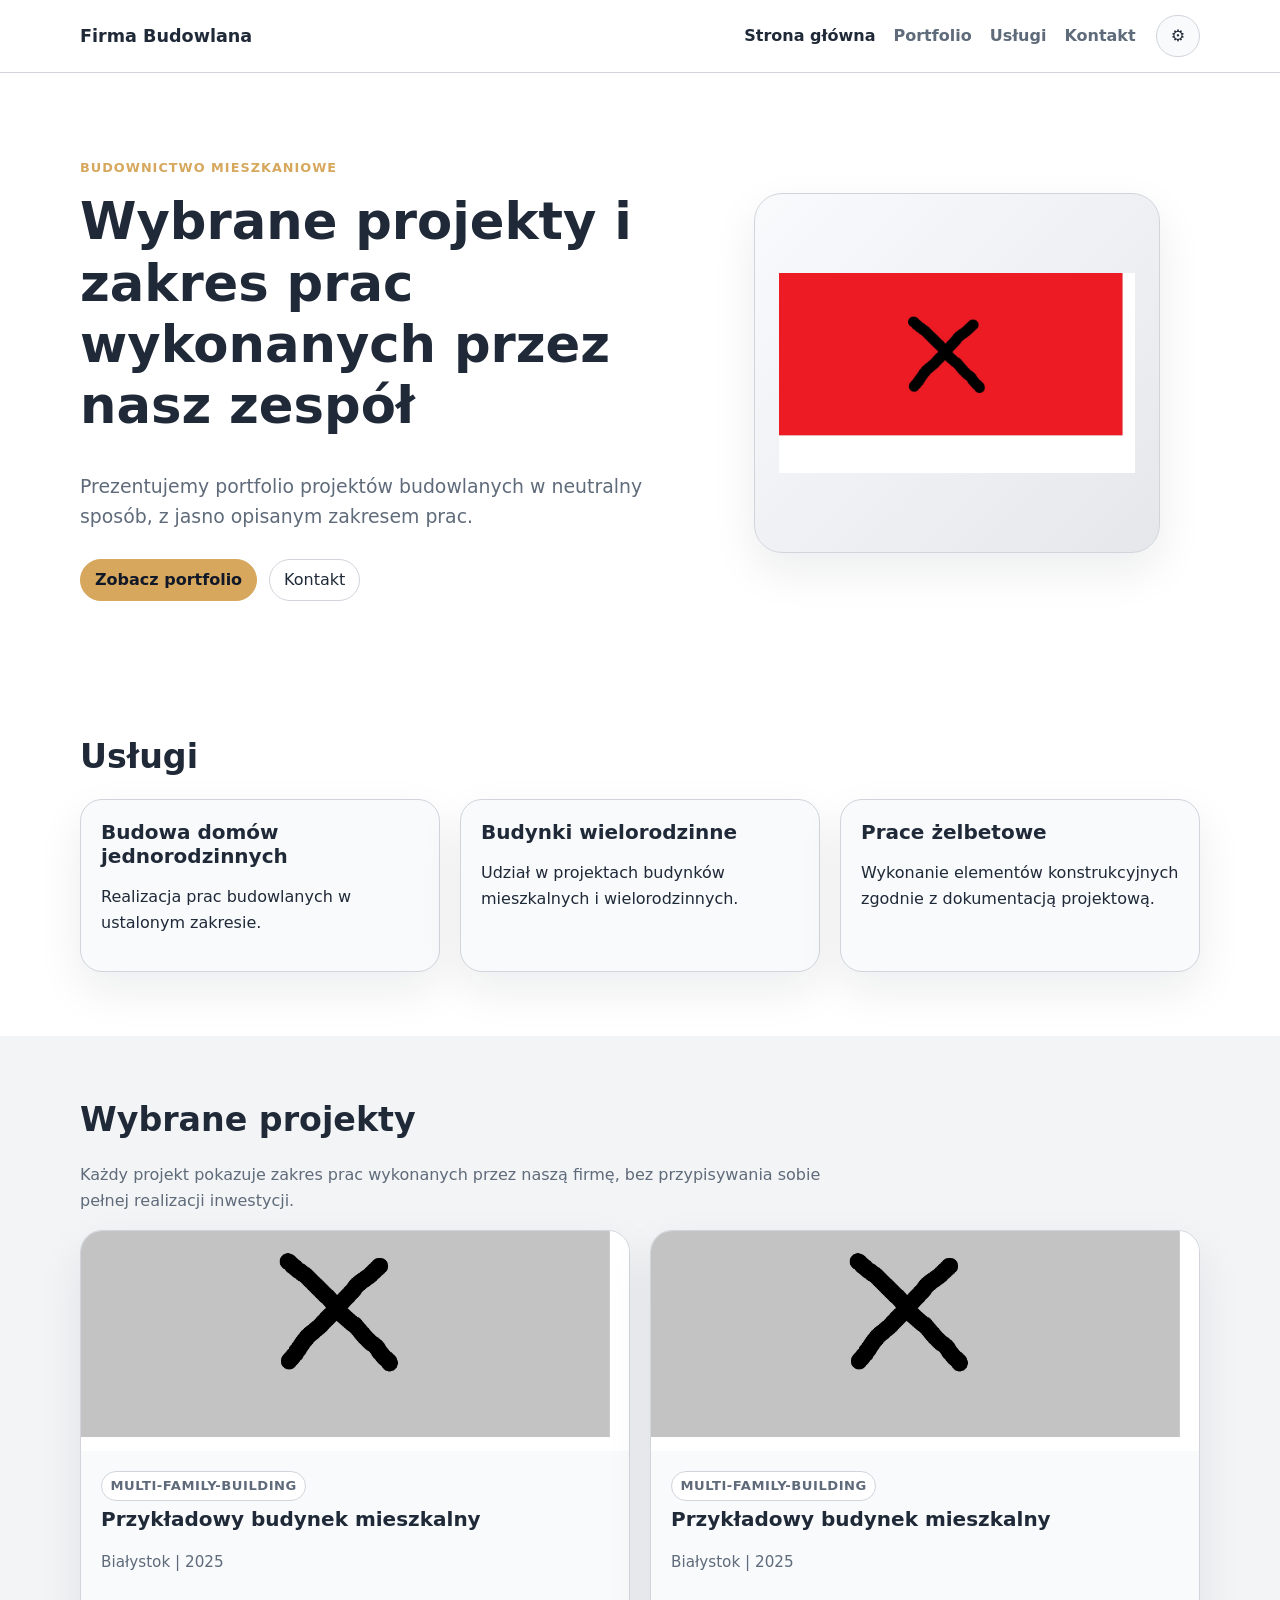
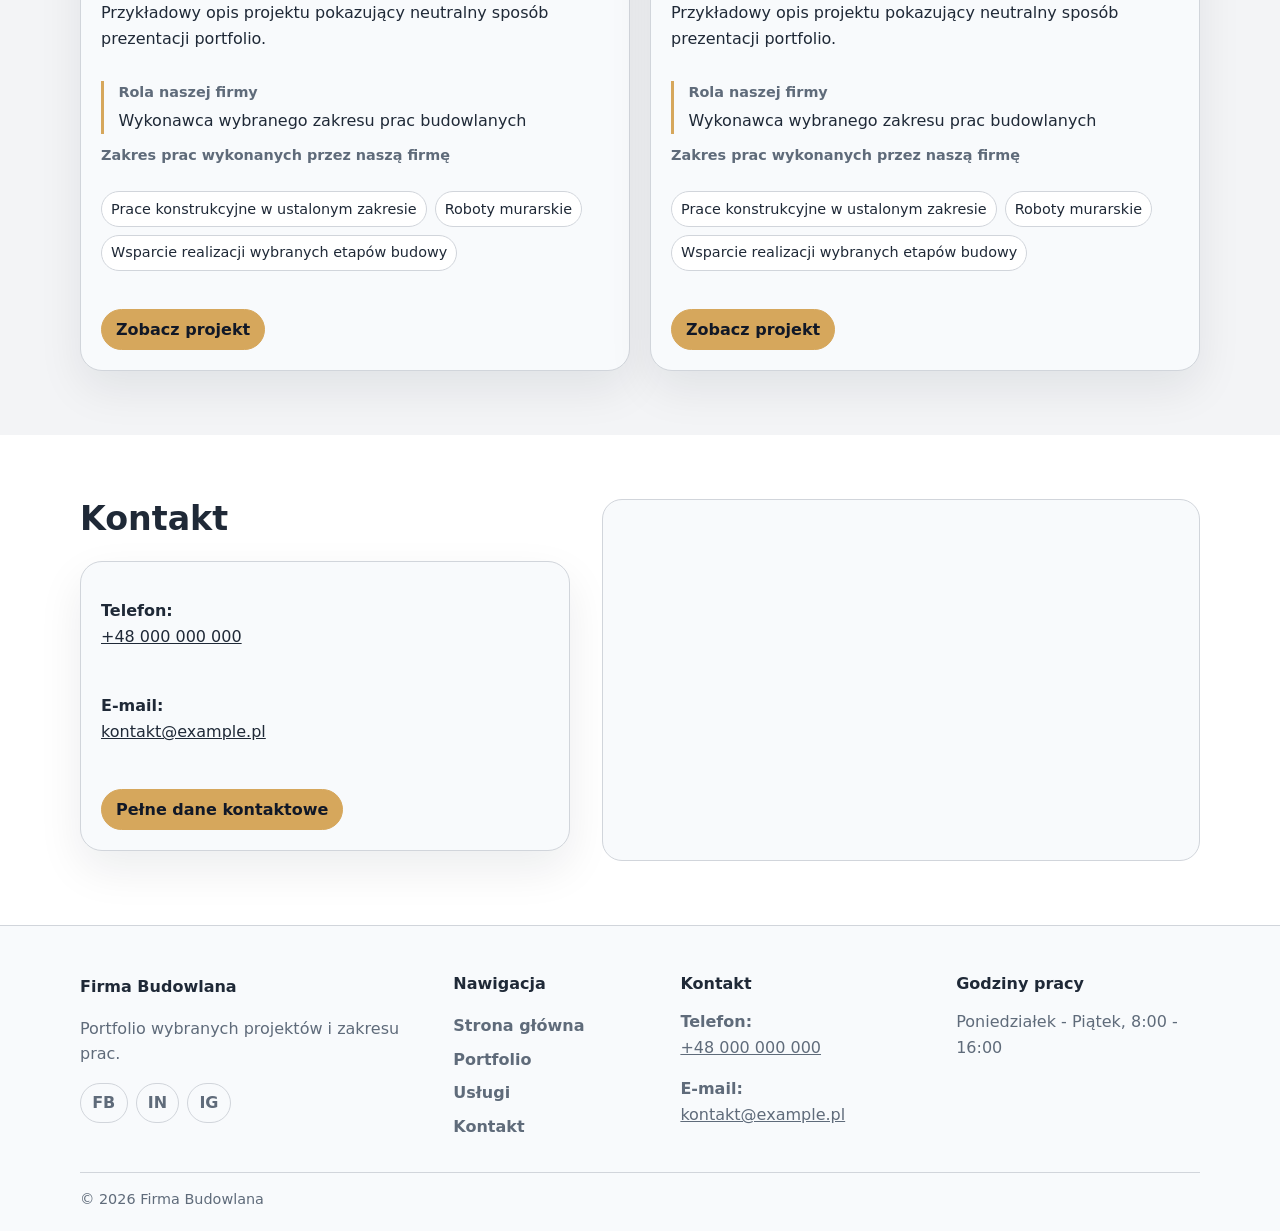
<file: index.html>
<!doctype html>
<html lang="pl">
<head>
  <meta charset="utf-8">
  <meta name="viewport" content="width=device-width, initial-scale=1">
  <meta name="description" content="Strona firmowa dewelopera budowlanego. Portfolio wybranych projektów, zakres prac, usługi i kontakt.">
  <meta property="og:type" content="website">
  <meta property="og:title" content="Firma budowlana - portfolio projektów">
  <meta property="og:description" content="Wybrane projekty, zakres prac i dane kontaktowe.">
  <title>Firma budowlana</title>
  <link rel="stylesheet" href="assets/css/base.css">
  <link rel="stylesheet" href="assets/css/layout.css">
  <link rel="stylesheet" href="assets/css/components.css">
  <link rel="stylesheet" href="assets/css/themes.css">
  <link rel="stylesheet" href="assets/css/accessibility.css">
</head>
<body data-page="home">
  <a class="skip-link" href="#main">Przejdź do treści</a>
  <header class="site-header">
    <div class="container header-inner">
      <a class="brand" href="index.html" data-i18n="brand.name">Firma Budowlana</a>
      <nav class="site-nav desktop-nav" aria-label="Główna nawigacja">
        <a href="index.html" data-i18n="nav.home">Strona główna</a>
        <a href="realizacje.html" data-i18n="nav.projects">Portfolio</a>
        <a href="uslugi.html" data-i18n="nav.services">Usługi</a>
        <a href="kontakt.html" data-i18n="nav.contact">Kontakt</a>
      </nav>
      <button class="settings-toggle" type="button" aria-label="Ustawienia strony" aria-expanded="false" aria-controls="settings-panel">⚙</button>
      <button class="nav-toggle" type="button" aria-label="Menu" aria-expanded="false" aria-controls="mobile-menu">☰</button>
    </div>
    <div class="settings-panel" id="settings-panel" hidden>
      <div class="settings-panel-inner" data-settings-root>
        <h2 class="settings-title" data-i18n="settings.title">Ustawienia</h2>
        <section class="settings-section" data-feature="languageSwitcher">
          <h3 data-i18n="settings.language">Język</h3>
          <div class="settings-actions">
            <button class="tool-button" type="button" data-lang="pl">PL</button>
            <button class="tool-button" type="button" data-lang="en">EN</button>
          </div>
        </section>
        <section class="settings-section" data-feature="themeSwitcher">
          <h3 data-i18n="settings.theme">Motyw</h3>
          <div class="settings-actions">
            <button class="tool-button" type="button" data-theme-value="light" data-i18n="settings.themeLight">Jasny</button>
            <button class="tool-button" type="button" data-theme-value="dark" data-i18n="settings.themeDark">Ciemny</button>
            <button class="tool-button" type="button" data-theme-value="auto" data-i18n="settings.themeAuto">Auto</button>
          </div>
        </section>
        <section class="settings-section" data-feature="fontSizeSwitcher">
          <h3 data-i18n="settings.fontSize">Rozmiar tekstu</h3>
          <div class="settings-actions">
            <button class="tool-button" type="button" data-font-size-value="small">A-</button>
            <button class="tool-button" type="button" data-font-size-value="normal">A</button>
            <button class="tool-button" type="button" data-font-size-value="large">A+</button>
          </div>
        </section>
      </div>
    </div>
    <div class="mobile-menu" id="mobile-menu" hidden>
      <nav class="mobile-nav" aria-label="Menu mobilne">
        <a href="index.html" data-i18n="nav.home">Strona główna</a>
        <a href="realizacje.html" data-i18n="nav.projects">Portfolio</a>
        <a href="uslugi.html" data-i18n="nav.services">Usługi</a>
        <a href="kontakt.html" data-i18n="nav.contact">Kontakt</a>
      </nav>
      <div class="mobile-settings-note" data-i18n="settings.mobileHint">Ustawienia dostępne są pod ikoną koła zębatego.</div>
    </div>
  </header>
  <main id="main">
    <section class="hero">
      <div class="container hero-grid">
        <div>
          <p class="eyebrow" data-i18n="home.eyebrow">Budownictwo mieszkaniowe</p>
          <h1 data-i18n="home.title">Wybrane projekty i zakres prac wykonanych przez nasz zespół</h1>
          <p class="lead" data-i18n="home.lead">Prezentujemy portfolio projektów budowlanych w neutralny sposób, z jasno opisanym zakresem prac.</p>
          <div class="hero-actions">
            <a class="button primary" href="realizacje.html" data-i18n="button.viewProjects">Zobacz portfolio</a>
            <a class="button secondary" href="kontakt.html" data-i18n="button.contact">Kontakt</a>
          </div>
        </div>
        <figure class="hero-card" id="home-hero-media">
          <div class="hero-image-placeholder">
            <span data-i18n="home.heroPlaceholder">Miejsce na zdjęcie główne</span>
          </div>
        </figure>
      </div>
    </section>
    <section class="section"><div class="container"><h2 data-i18n="home.servicesTitle">Usługi</h2><div id="home-services" class="card-grid"></div></div></section>
    <section class="section alt"><div class="container"><h2 data-i18n="home.featuredProjectsTitle">Wybrane projekty</h2><p class="section-intro" data-i18n="home.featuredProjectsIntro">Każdy projekt pokazuje zakres prac wykonanych przez naszą firmę, bez przypisywania sobie pełnej realizacji inwestycji.</p><div id="featured-projects" class="project-grid"></div></div></section>
    <section class="section"><div class="container contact-preview"><div><h2 data-i18n="home.contactTitle">Kontakt</h2><div id="home-contact"></div></div><div id="home-map" class="map-box"></div></div></section>
  </main>
  <footer class="site-footer">
    <div class="container footer-grid">
      <div class="footer-brand">
        <strong data-i18n="brand.name">Firma Budowlana</strong>
        <p data-i18n="footer.note">Portfolio wybranych projektów i zakresu prac.</p>
        <div class="footer-social" aria-label="Social media">
          <a href="#" aria-label="Facebook">FB</a>
          <a href="#" aria-label="LinkedIn">IN</a>
          <a href="#" aria-label="Instagram">IG</a>
        </div>
      </div>
      <nav class="footer-nav" aria-label="Nawigacja w stopce">
        <h2 class="footer-title" data-i18n="footer.navigation">Nawigacja</h2>
        <a href="index.html" data-i18n="nav.home">Strona główna</a>
        <a href="realizacje.html" data-i18n="nav.projects">Portfolio</a>
        <a href="uslugi.html" data-i18n="nav.services">Usługi</a>
        <a href="kontakt.html" data-i18n="nav.contact">Kontakt</a>
      </nav>
      <div class="footer-contact">
        <h2 class="footer-title" data-i18n="footer.contact">Kontakt</h2>
        <div id="footer-contact"></div>
      </div>
      <div class="footer-hours">
        <h2 class="footer-title" data-i18n="footer.hours">Godziny pracy</h2>
        <div id="footer-hours"></div>
      </div>
    </div>
    <div class="container footer-bottom">© 2026 <span data-i18n="brand.name">Firma Budowlana</span></div>
  </footer>
  <script src="assets/js/config-loader.js"></script>
  <script src="assets/js/i18n.js"></script>
  <script src="assets/js/theme.js"></script>
  <script src="assets/js/font-size.js"></script>
  <script src="assets/js/contact.js"></script>
  <script src="assets/js/services.js"></script>
  <script src="assets/js/projects.js"></script>
  <script src="assets/js/project-detail.js"></script>
  <script src="assets/js/gallery.js"></script>
  <script src="assets/js/lightbox.js"></script>
  <script src="assets/js/home.js"></script>
  <script src="assets/js/app.js"></script>
</body>
</html>
</file>
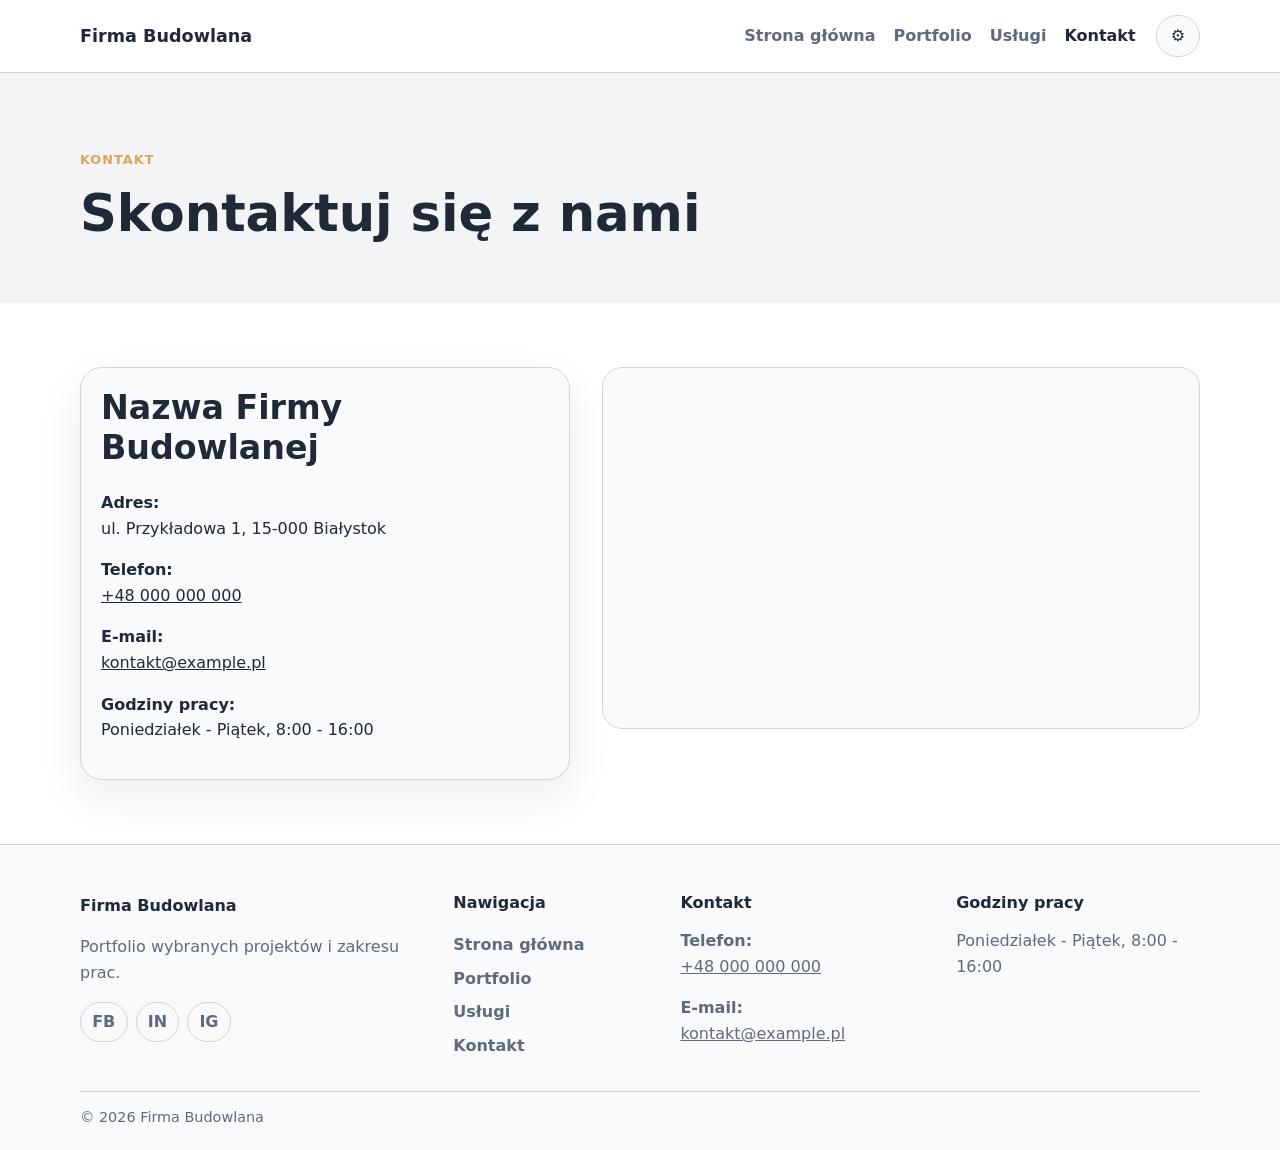
<file: kontakt.html>
<!doctype html>
<html lang="pl">
<head>
  <meta charset="utf-8">
  <meta name="viewport" content="width=device-width, initial-scale=1">
  <meta name="description" content="Strona firmowa dewelopera budowlanego. Portfolio wybranych projektów, zakres prac, usługi i kontakt.">
  <meta property="og:type" content="website">
  <meta property="og:title" content="Firma budowlana - portfolio projektów">
  <meta property="og:description" content="Wybrane projekty, zakres prac i dane kontaktowe.">
  <title>Firma budowlana</title>
  <link rel="stylesheet" href="assets/css/base.css">
  <link rel="stylesheet" href="assets/css/layout.css">
  <link rel="stylesheet" href="assets/css/components.css">
  <link rel="stylesheet" href="assets/css/themes.css">
  <link rel="stylesheet" href="assets/css/accessibility.css">
</head>
<body data-page="contact">
  <a class="skip-link" href="#main">Przejdź do treści</a>
  <header class="site-header">
    <div class="container header-inner">
      <a class="brand" href="index.html" data-i18n="brand.name">Firma Budowlana</a>
      <nav class="site-nav desktop-nav" aria-label="Główna nawigacja">
        <a href="index.html" data-i18n="nav.home">Strona główna</a>
        <a href="realizacje.html" data-i18n="nav.projects">Portfolio</a>
        <a href="uslugi.html" data-i18n="nav.services">Usługi</a>
        <a href="kontakt.html" data-i18n="nav.contact">Kontakt</a>
      </nav>
      <button class="settings-toggle" type="button" aria-label="Ustawienia strony" aria-expanded="false" aria-controls="settings-panel">⚙</button>
      <button class="nav-toggle" type="button" aria-label="Menu" aria-expanded="false" aria-controls="mobile-menu">☰</button>
    </div>
    <div class="settings-panel" id="settings-panel" hidden>
      <div class="settings-panel-inner" data-settings-root>
        <h2 class="settings-title" data-i18n="settings.title">Ustawienia</h2>
        <section class="settings-section" data-feature="languageSwitcher">
          <h3 data-i18n="settings.language">Język</h3>
          <div class="settings-actions">
            <button class="tool-button" type="button" data-lang="pl">PL</button>
            <button class="tool-button" type="button" data-lang="en">EN</button>
          </div>
        </section>
        <section class="settings-section" data-feature="themeSwitcher">
          <h3 data-i18n="settings.theme">Motyw</h3>
          <div class="settings-actions">
            <button class="tool-button" type="button" data-theme-value="light" data-i18n="settings.themeLight">Jasny</button>
            <button class="tool-button" type="button" data-theme-value="dark" data-i18n="settings.themeDark">Ciemny</button>
            <button class="tool-button" type="button" data-theme-value="auto" data-i18n="settings.themeAuto">Auto</button>
          </div>
        </section>
        <section class="settings-section" data-feature="fontSizeSwitcher">
          <h3 data-i18n="settings.fontSize">Rozmiar tekstu</h3>
          <div class="settings-actions">
            <button class="tool-button" type="button" data-font-size-value="small">A-</button>
            <button class="tool-button" type="button" data-font-size-value="normal">A</button>
            <button class="tool-button" type="button" data-font-size-value="large">A+</button>
          </div>
        </section>
      </div>
    </div>
    <div class="mobile-menu" id="mobile-menu" hidden>
      <nav class="mobile-nav" aria-label="Menu mobilne">
        <a href="index.html" data-i18n="nav.home">Strona główna</a>
        <a href="realizacje.html" data-i18n="nav.projects">Portfolio</a>
        <a href="uslugi.html" data-i18n="nav.services">Usługi</a>
        <a href="kontakt.html" data-i18n="nav.contact">Kontakt</a>
      </nav>
      <div class="mobile-settings-note" data-i18n="settings.mobileHint">Ustawienia dostępne są pod ikoną koła zębatego.</div>
    </div>
  </header>
  <main id="main">
    <section class="page-hero"><div class="container"><p class="eyebrow" data-i18n="contact.eyebrow">Kontakt</p><h1 data-i18n="contact.title">Skontaktuj się z nami</h1></div></section>
    <section class="section"><div class="container contact-preview"><div id="contact-full"></div><div id="contact-map" class="map-box"></div></div></section>
  </main>
  <footer class="site-footer">
    <div class="container footer-grid">
      <div class="footer-brand">
        <strong data-i18n="brand.name">Firma Budowlana</strong>
        <p data-i18n="footer.note">Portfolio wybranych projektów i zakresu prac.</p>
        <div class="footer-social" aria-label="Social media">
          <a href="#" aria-label="Facebook">FB</a>
          <a href="#" aria-label="LinkedIn">IN</a>
          <a href="#" aria-label="Instagram">IG</a>
        </div>
      </div>
      <nav class="footer-nav" aria-label="Nawigacja w stopce">
        <h2 class="footer-title" data-i18n="footer.navigation">Nawigacja</h2>
        <a href="index.html" data-i18n="nav.home">Strona główna</a>
        <a href="realizacje.html" data-i18n="nav.projects">Portfolio</a>
        <a href="uslugi.html" data-i18n="nav.services">Usługi</a>
        <a href="kontakt.html" data-i18n="nav.contact">Kontakt</a>
      </nav>
      <div class="footer-contact">
        <h2 class="footer-title" data-i18n="footer.contact">Kontakt</h2>
        <div id="footer-contact"></div>
      </div>
      <div class="footer-hours">
        <h2 class="footer-title" data-i18n="footer.hours">Godziny pracy</h2>
        <div id="footer-hours"></div>
      </div>
    </div>
    <div class="container footer-bottom">© 2026 <span data-i18n="brand.name">Firma Budowlana</span></div>
  </footer>
  <script src="assets/js/config-loader.js"></script>
  <script src="assets/js/i18n.js"></script>
  <script src="assets/js/theme.js"></script>
  <script src="assets/js/font-size.js"></script>
  <script src="assets/js/contact.js"></script>
  <script src="assets/js/services.js"></script>
  <script src="assets/js/projects.js"></script>
  <script src="assets/js/project-detail.js"></script>
  <script src="assets/js/gallery.js"></script>
  <script src="assets/js/lightbox.js"></script>
  <script src="assets/js/app.js"></script>
</body>
</html>
</file>
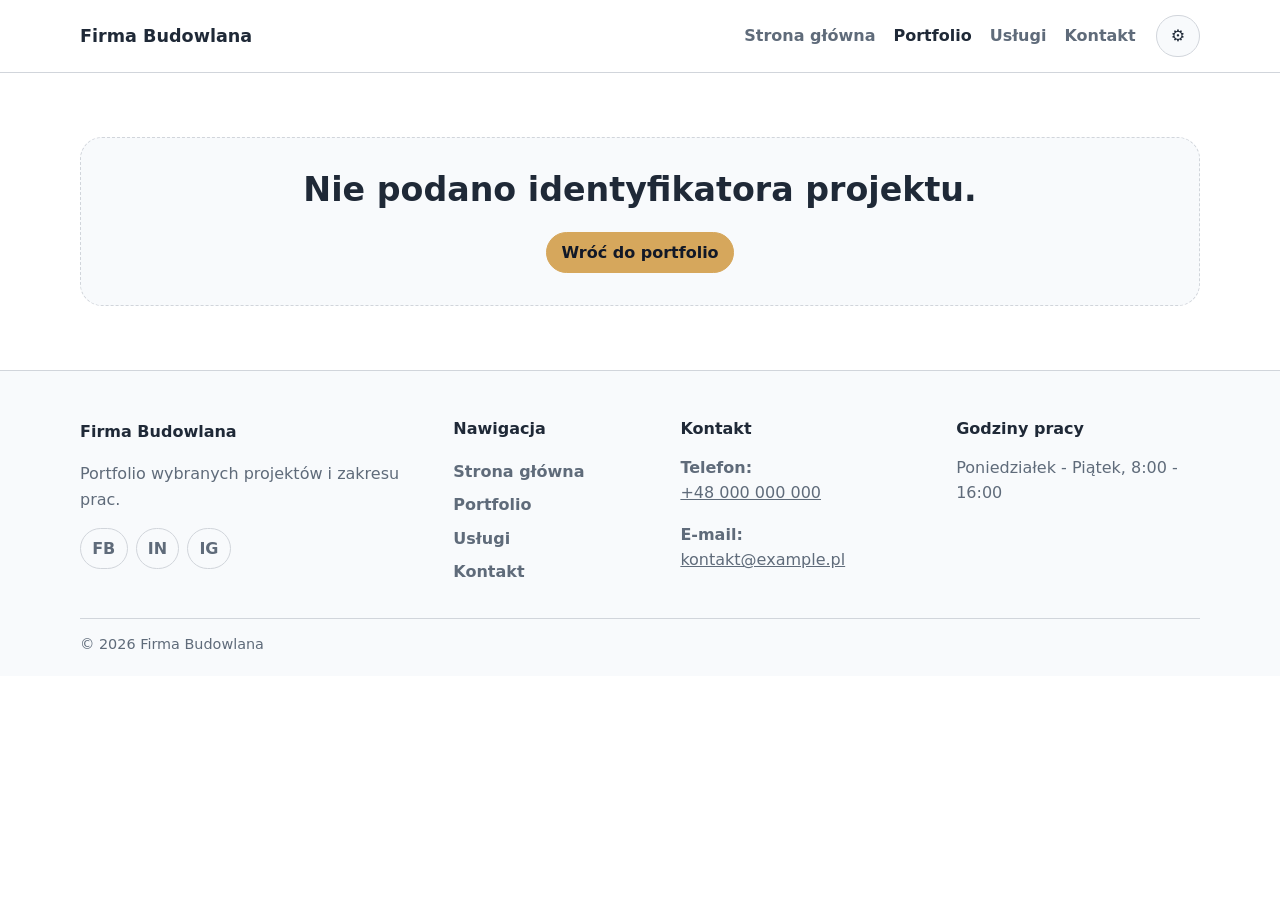
<file: realizacja.html>
<!doctype html>
<html lang="pl">
<head>
  <meta charset="utf-8">
  <meta name="viewport" content="width=device-width, initial-scale=1">
  <meta name="description" content="Strona firmowa dewelopera budowlanego. Portfolio wybranych projektów, zakres prac, usługi i kontakt.">
  <meta property="og:type" content="website">
  <meta property="og:title" content="Firma budowlana - portfolio projektów">
  <meta property="og:description" content="Wybrane projekty, zakres prac i dane kontaktowe.">
  <title>Firma budowlana</title>
  <link rel="stylesheet" href="assets/css/base.css">
  <link rel="stylesheet" href="assets/css/layout.css">
  <link rel="stylesheet" href="assets/css/components.css">
  <link rel="stylesheet" href="assets/css/themes.css">
  <link rel="stylesheet" href="assets/css/accessibility.css">
</head>
<body data-page="project-detail">
  <a class="skip-link" href="#main">Przejdź do treści</a>
  <header class="site-header">
    <div class="container header-inner">
      <a class="brand" href="index.html" data-i18n="brand.name">Firma Budowlana</a>
      <nav class="site-nav desktop-nav" aria-label="Główna nawigacja">
        <a href="index.html" data-i18n="nav.home">Strona główna</a>
        <a href="realizacje.html" data-i18n="nav.projects">Portfolio</a>
        <a href="uslugi.html" data-i18n="nav.services">Usługi</a>
        <a href="kontakt.html" data-i18n="nav.contact">Kontakt</a>
      </nav>
      <button class="settings-toggle" type="button" aria-label="Ustawienia strony" aria-expanded="false" aria-controls="settings-panel">⚙</button>
      <button class="nav-toggle" type="button" aria-label="Menu" aria-expanded="false" aria-controls="mobile-menu">☰</button>
    </div>
    <div class="settings-panel" id="settings-panel" hidden>
      <div class="settings-panel-inner" data-settings-root>
        <h2 class="settings-title" data-i18n="settings.title">Ustawienia</h2>
        <section class="settings-section" data-feature="languageSwitcher">
          <h3 data-i18n="settings.language">Język</h3>
          <div class="settings-actions">
            <button class="tool-button" type="button" data-lang="pl">PL</button>
            <button class="tool-button" type="button" data-lang="en">EN</button>
          </div>
        </section>
        <section class="settings-section" data-feature="themeSwitcher">
          <h3 data-i18n="settings.theme">Motyw</h3>
          <div class="settings-actions">
            <button class="tool-button" type="button" data-theme-value="light" data-i18n="settings.themeLight">Jasny</button>
            <button class="tool-button" type="button" data-theme-value="dark" data-i18n="settings.themeDark">Ciemny</button>
            <button class="tool-button" type="button" data-theme-value="auto" data-i18n="settings.themeAuto">Auto</button>
          </div>
        </section>
        <section class="settings-section" data-feature="fontSizeSwitcher">
          <h3 data-i18n="settings.fontSize">Rozmiar tekstu</h3>
          <div class="settings-actions">
            <button class="tool-button" type="button" data-font-size-value="small">A-</button>
            <button class="tool-button" type="button" data-font-size-value="normal">A</button>
            <button class="tool-button" type="button" data-font-size-value="large">A+</button>
          </div>
        </section>
      </div>
    </div>
    <div class="mobile-menu" id="mobile-menu" hidden>
      <nav class="mobile-nav" aria-label="Menu mobilne">
        <a href="index.html" data-i18n="nav.home">Strona główna</a>
        <a href="realizacje.html" data-i18n="nav.projects">Portfolio</a>
        <a href="uslugi.html" data-i18n="nav.services">Usługi</a>
        <a href="kontakt.html" data-i18n="nav.contact">Kontakt</a>
      </nav>
      <div class="mobile-settings-note" data-i18n="settings.mobileHint">Ustawienia dostępne są pod ikoną koła zębatego.</div>
    </div>
  </header>
  <main id="main">
    <section class="section"><div class="container"><div id="project-detail"></div></div></section>
  </main>
  <footer class="site-footer">
    <div class="container footer-grid">
      <div class="footer-brand">
        <strong data-i18n="brand.name">Firma Budowlana</strong>
        <p data-i18n="footer.note">Portfolio wybranych projektów i zakresu prac.</p>
        <div class="footer-social" aria-label="Social media">
          <a href="#" aria-label="Facebook">FB</a>
          <a href="#" aria-label="LinkedIn">IN</a>
          <a href="#" aria-label="Instagram">IG</a>
        </div>
      </div>
      <nav class="footer-nav" aria-label="Nawigacja w stopce">
        <h2 class="footer-title" data-i18n="footer.navigation">Nawigacja</h2>
        <a href="index.html" data-i18n="nav.home">Strona główna</a>
        <a href="realizacje.html" data-i18n="nav.projects">Portfolio</a>
        <a href="uslugi.html" data-i18n="nav.services">Usługi</a>
        <a href="kontakt.html" data-i18n="nav.contact">Kontakt</a>
      </nav>
      <div class="footer-contact">
        <h2 class="footer-title" data-i18n="footer.contact">Kontakt</h2>
        <div id="footer-contact"></div>
      </div>
      <div class="footer-hours">
        <h2 class="footer-title" data-i18n="footer.hours">Godziny pracy</h2>
        <div id="footer-hours"></div>
      </div>
    </div>
    <div class="container footer-bottom">© 2026 <span data-i18n="brand.name">Firma Budowlana</span></div>
  </footer>
  <script src="assets/js/config-loader.js"></script>
  <script src="assets/js/i18n.js"></script>
  <script src="assets/js/theme.js"></script>
  <script src="assets/js/font-size.js"></script>
  <script src="assets/js/contact.js"></script>
  <script src="assets/js/services.js"></script>
  <script src="assets/js/projects.js"></script>
  <script src="assets/js/project-detail.js"></script>
  <script src="assets/js/gallery.js"></script>
  <script src="assets/js/lightbox.js"></script>
  <script src="assets/js/app.js"></script>
</body>
</html>
</file>
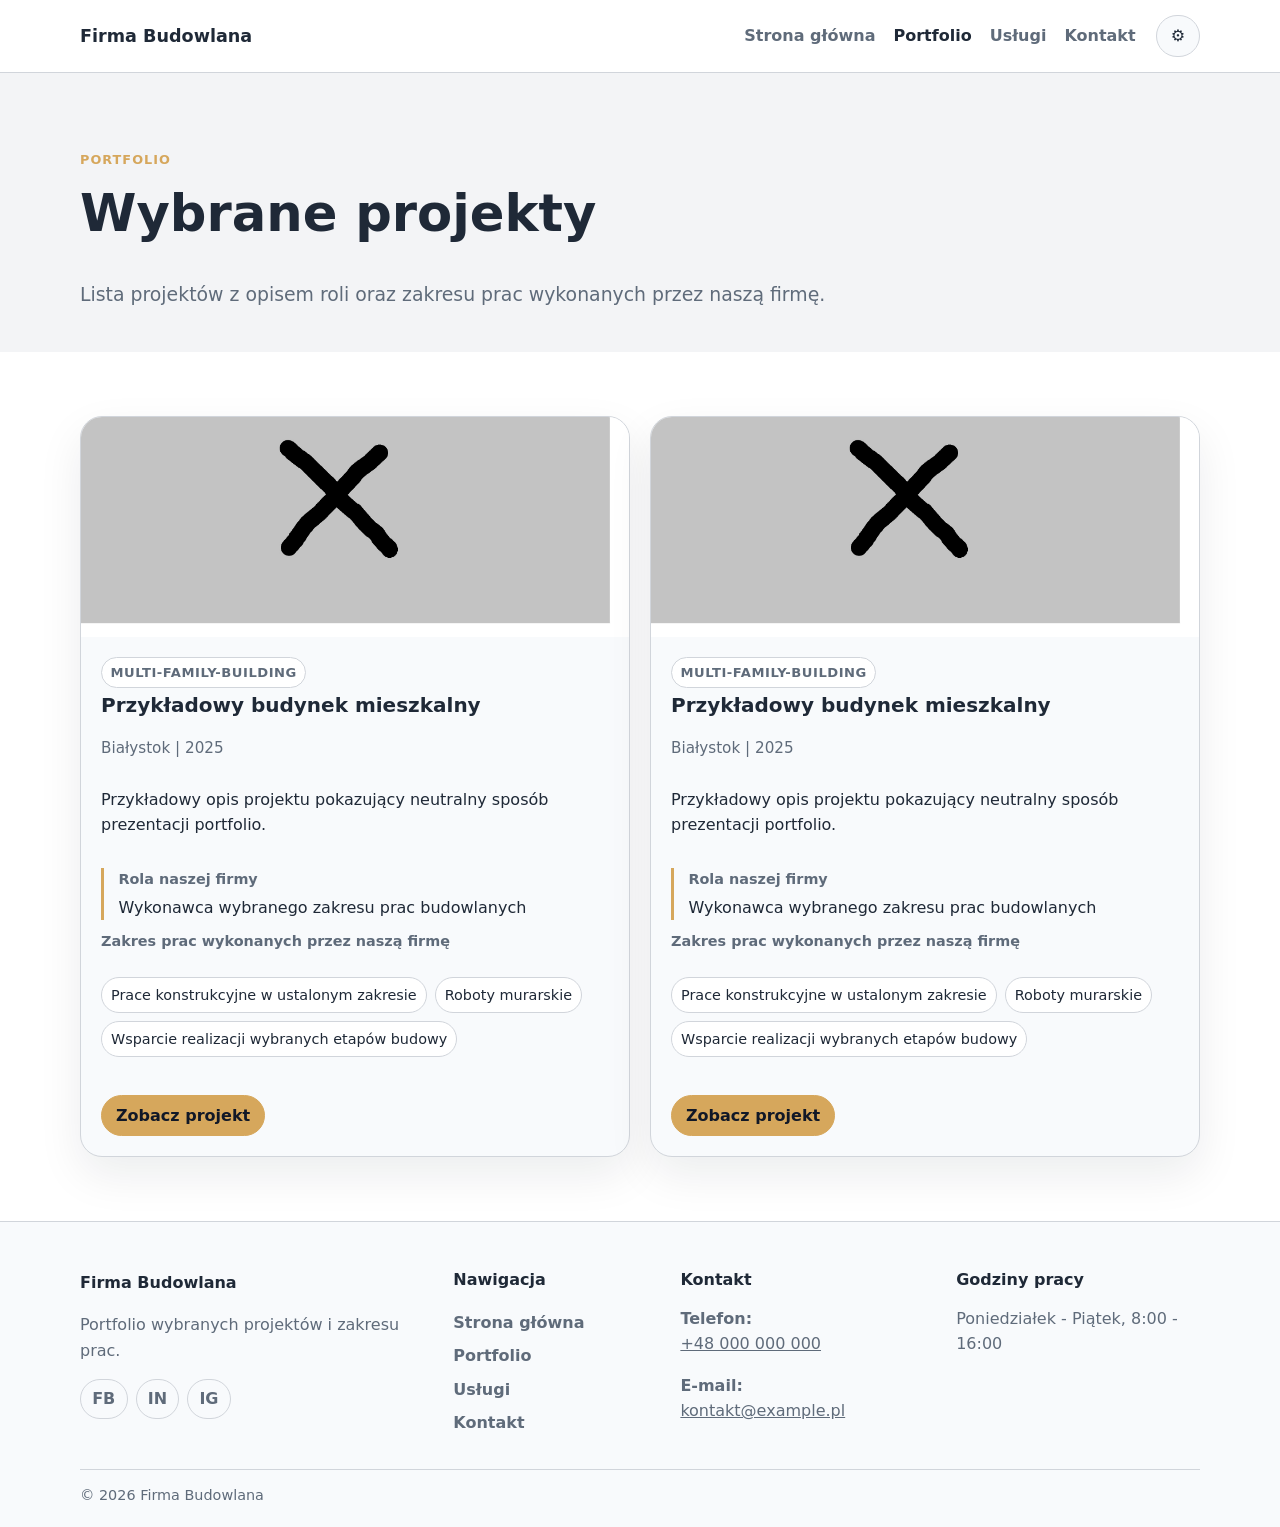
<file: realizacje.html>
<!doctype html>
<html lang="pl">
<head>
  <meta charset="utf-8">
  <meta name="viewport" content="width=device-width, initial-scale=1">
  <meta name="description" content="Strona firmowa dewelopera budowlanego. Portfolio wybranych projektów, zakres prac, usługi i kontakt.">
  <meta property="og:type" content="website">
  <meta property="og:title" content="Firma budowlana - portfolio projektów">
  <meta property="og:description" content="Wybrane projekty, zakres prac i dane kontaktowe.">
  <title>Firma budowlana</title>
  <link rel="stylesheet" href="assets/css/base.css">
  <link rel="stylesheet" href="assets/css/layout.css">
  <link rel="stylesheet" href="assets/css/components.css">
  <link rel="stylesheet" href="assets/css/themes.css">
  <link rel="stylesheet" href="assets/css/accessibility.css">
</head>
<body data-page="projects">
  <a class="skip-link" href="#main">Przejdź do treści</a>
  <header class="site-header">
    <div class="container header-inner">
      <a class="brand" href="index.html" data-i18n="brand.name">Firma Budowlana</a>
      <nav class="site-nav desktop-nav" aria-label="Główna nawigacja">
        <a href="index.html" data-i18n="nav.home">Strona główna</a>
        <a href="realizacje.html" data-i18n="nav.projects">Portfolio</a>
        <a href="uslugi.html" data-i18n="nav.services">Usługi</a>
        <a href="kontakt.html" data-i18n="nav.contact">Kontakt</a>
      </nav>
      <button class="settings-toggle" type="button" aria-label="Ustawienia strony" aria-expanded="false" aria-controls="settings-panel">⚙</button>
      <button class="nav-toggle" type="button" aria-label="Menu" aria-expanded="false" aria-controls="mobile-menu">☰</button>
    </div>
    <div class="settings-panel" id="settings-panel" hidden>
      <div class="settings-panel-inner" data-settings-root>
        <h2 class="settings-title" data-i18n="settings.title">Ustawienia</h2>
        <section class="settings-section" data-feature="languageSwitcher">
          <h3 data-i18n="settings.language">Język</h3>
          <div class="settings-actions">
            <button class="tool-button" type="button" data-lang="pl">PL</button>
            <button class="tool-button" type="button" data-lang="en">EN</button>
          </div>
        </section>
        <section class="settings-section" data-feature="themeSwitcher">
          <h3 data-i18n="settings.theme">Motyw</h3>
          <div class="settings-actions">
            <button class="tool-button" type="button" data-theme-value="light" data-i18n="settings.themeLight">Jasny</button>
            <button class="tool-button" type="button" data-theme-value="dark" data-i18n="settings.themeDark">Ciemny</button>
            <button class="tool-button" type="button" data-theme-value="auto" data-i18n="settings.themeAuto">Auto</button>
          </div>
        </section>
        <section class="settings-section" data-feature="fontSizeSwitcher">
          <h3 data-i18n="settings.fontSize">Rozmiar tekstu</h3>
          <div class="settings-actions">
            <button class="tool-button" type="button" data-font-size-value="small">A-</button>
            <button class="tool-button" type="button" data-font-size-value="normal">A</button>
            <button class="tool-button" type="button" data-font-size-value="large">A+</button>
          </div>
        </section>
      </div>
    </div>
    <div class="mobile-menu" id="mobile-menu" hidden>
      <nav class="mobile-nav" aria-label="Menu mobilne">
        <a href="index.html" data-i18n="nav.home">Strona główna</a>
        <a href="realizacje.html" data-i18n="nav.projects">Portfolio</a>
        <a href="uslugi.html" data-i18n="nav.services">Usługi</a>
        <a href="kontakt.html" data-i18n="nav.contact">Kontakt</a>
      </nav>
      <div class="mobile-settings-note" data-i18n="settings.mobileHint">Ustawienia dostępne są pod ikoną koła zębatego.</div>
    </div>
  </header>
  <main id="main">
    <section class="page-hero"><div class="container"><p class="eyebrow" data-i18n="projects.eyebrow">Portfolio</p><h1 data-i18n="projects.title">Wybrane projekty</h1><p class="lead" data-i18n="projects.lead">Lista projektów z opisem roli oraz zakresu prac wykonanych przez naszą firmę.</p></div></section>
    <section class="section"><div class="container"><div id="projects-list" class="project-grid"></div></div></section>
  </main>
  <footer class="site-footer">
    <div class="container footer-grid">
      <div class="footer-brand">
        <strong data-i18n="brand.name">Firma Budowlana</strong>
        <p data-i18n="footer.note">Portfolio wybranych projektów i zakresu prac.</p>
        <div class="footer-social" aria-label="Social media">
          <a href="#" aria-label="Facebook">FB</a>
          <a href="#" aria-label="LinkedIn">IN</a>
          <a href="#" aria-label="Instagram">IG</a>
        </div>
      </div>
      <nav class="footer-nav" aria-label="Nawigacja w stopce">
        <h2 class="footer-title" data-i18n="footer.navigation">Nawigacja</h2>
        <a href="index.html" data-i18n="nav.home">Strona główna</a>
        <a href="realizacje.html" data-i18n="nav.projects">Portfolio</a>
        <a href="uslugi.html" data-i18n="nav.services">Usługi</a>
        <a href="kontakt.html" data-i18n="nav.contact">Kontakt</a>
      </nav>
      <div class="footer-contact">
        <h2 class="footer-title" data-i18n="footer.contact">Kontakt</h2>
        <div id="footer-contact"></div>
      </div>
      <div class="footer-hours">
        <h2 class="footer-title" data-i18n="footer.hours">Godziny pracy</h2>
        <div id="footer-hours"></div>
      </div>
    </div>
    <div class="container footer-bottom">© 2026 <span data-i18n="brand.name">Firma Budowlana</span></div>
  </footer>
  <script src="assets/js/config-loader.js"></script>
  <script src="assets/js/i18n.js"></script>
  <script src="assets/js/theme.js"></script>
  <script src="assets/js/font-size.js"></script>
  <script src="assets/js/contact.js"></script>
  <script src="assets/js/services.js"></script>
  <script src="assets/js/projects.js"></script>
  <script src="assets/js/project-detail.js"></script>
  <script src="assets/js/gallery.js"></script>
  <script src="assets/js/lightbox.js"></script>
  <script src="assets/js/app.js"></script>
</body>
</html>
</file>
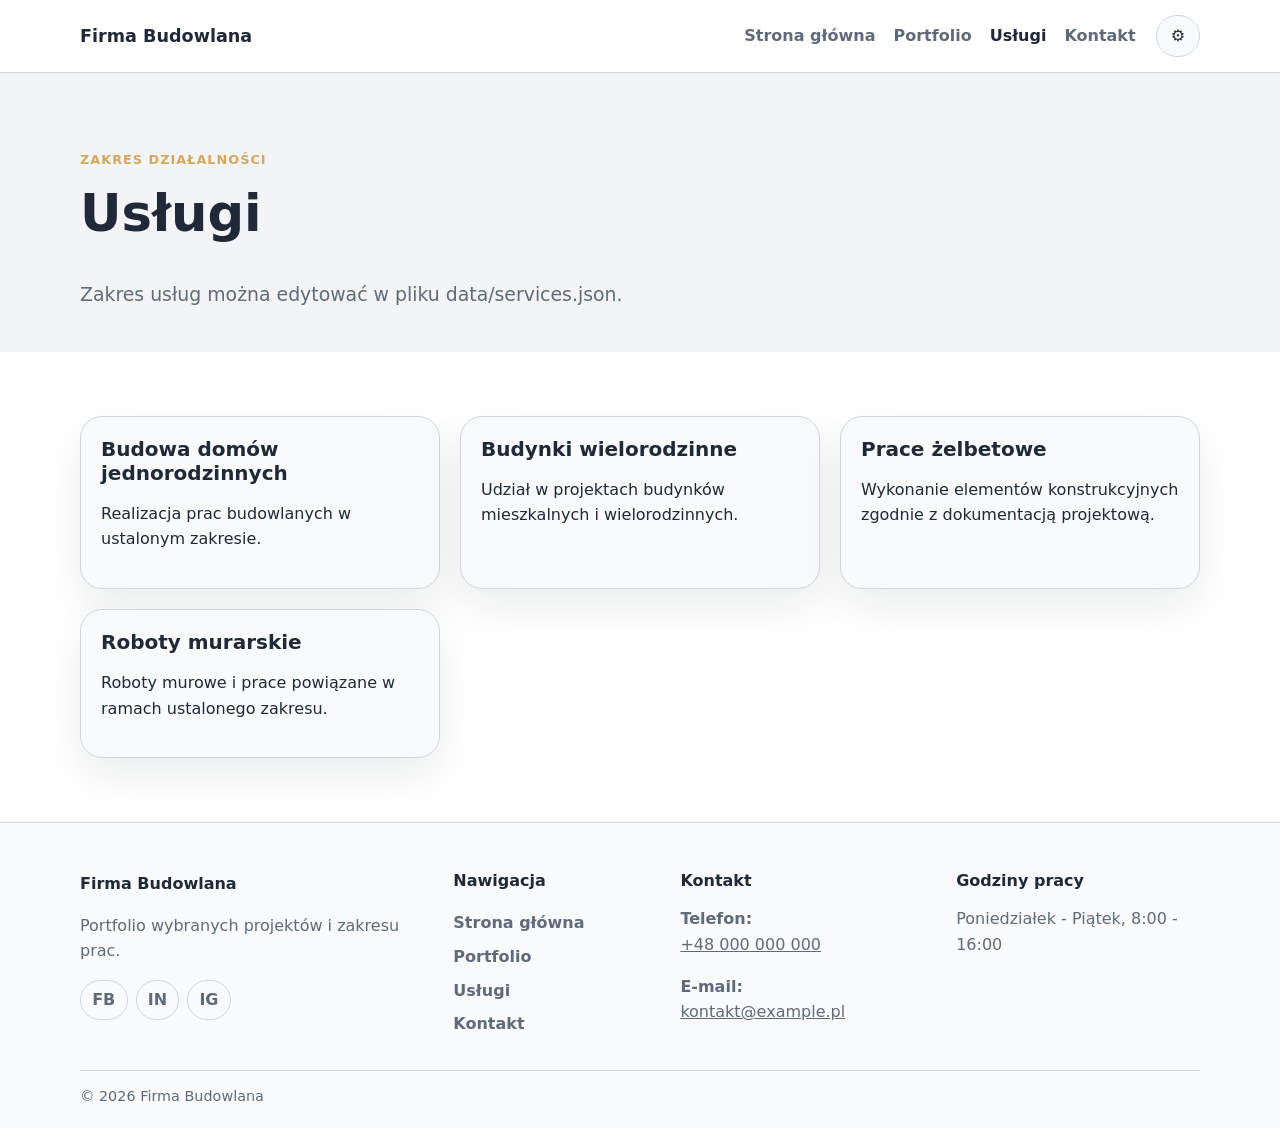
<file: uslugi.html>
<!doctype html>
<html lang="pl">
<head>
  <meta charset="utf-8">
  <meta name="viewport" content="width=device-width, initial-scale=1">
  <meta name="description" content="Strona firmowa dewelopera budowlanego. Portfolio wybranych projektów, zakres prac, usługi i kontakt.">
  <meta property="og:type" content="website">
  <meta property="og:title" content="Firma budowlana - portfolio projektów">
  <meta property="og:description" content="Wybrane projekty, zakres prac i dane kontaktowe.">
  <title>Firma budowlana</title>
  <link rel="stylesheet" href="assets/css/base.css">
  <link rel="stylesheet" href="assets/css/layout.css">
  <link rel="stylesheet" href="assets/css/components.css">
  <link rel="stylesheet" href="assets/css/themes.css">
  <link rel="stylesheet" href="assets/css/accessibility.css">
</head>
<body data-page="services">
  <a class="skip-link" href="#main">Przejdź do treści</a>
  <header class="site-header">
    <div class="container header-inner">
      <a class="brand" href="index.html" data-i18n="brand.name">Firma Budowlana</a>
      <nav class="site-nav desktop-nav" aria-label="Główna nawigacja">
        <a href="index.html" data-i18n="nav.home">Strona główna</a>
        <a href="realizacje.html" data-i18n="nav.projects">Portfolio</a>
        <a href="uslugi.html" data-i18n="nav.services">Usługi</a>
        <a href="kontakt.html" data-i18n="nav.contact">Kontakt</a>
      </nav>
      <button class="settings-toggle" type="button" aria-label="Ustawienia strony" aria-expanded="false" aria-controls="settings-panel">⚙</button>
      <button class="nav-toggle" type="button" aria-label="Menu" aria-expanded="false" aria-controls="mobile-menu">☰</button>
    </div>
    <div class="settings-panel" id="settings-panel" hidden>
      <div class="settings-panel-inner" data-settings-root>
        <h2 class="settings-title" data-i18n="settings.title">Ustawienia</h2>
        <section class="settings-section" data-feature="languageSwitcher">
          <h3 data-i18n="settings.language">Język</h3>
          <div class="settings-actions">
            <button class="tool-button" type="button" data-lang="pl">PL</button>
            <button class="tool-button" type="button" data-lang="en">EN</button>
          </div>
        </section>
        <section class="settings-section" data-feature="themeSwitcher">
          <h3 data-i18n="settings.theme">Motyw</h3>
          <div class="settings-actions">
            <button class="tool-button" type="button" data-theme-value="light" data-i18n="settings.themeLight">Jasny</button>
            <button class="tool-button" type="button" data-theme-value="dark" data-i18n="settings.themeDark">Ciemny</button>
            <button class="tool-button" type="button" data-theme-value="auto" data-i18n="settings.themeAuto">Auto</button>
          </div>
        </section>
        <section class="settings-section" data-feature="fontSizeSwitcher">
          <h3 data-i18n="settings.fontSize">Rozmiar tekstu</h3>
          <div class="settings-actions">
            <button class="tool-button" type="button" data-font-size-value="small">A-</button>
            <button class="tool-button" type="button" data-font-size-value="normal">A</button>
            <button class="tool-button" type="button" data-font-size-value="large">A+</button>
          </div>
        </section>
      </div>
    </div>
    <div class="mobile-menu" id="mobile-menu" hidden>
      <nav class="mobile-nav" aria-label="Menu mobilne">
        <a href="index.html" data-i18n="nav.home">Strona główna</a>
        <a href="realizacje.html" data-i18n="nav.projects">Portfolio</a>
        <a href="uslugi.html" data-i18n="nav.services">Usługi</a>
        <a href="kontakt.html" data-i18n="nav.contact">Kontakt</a>
      </nav>
      <div class="mobile-settings-note" data-i18n="settings.mobileHint">Ustawienia dostępne są pod ikoną koła zębatego.</div>
    </div>
  </header>
  <main id="main">
    <section class="page-hero"><div class="container"><p class="eyebrow" data-i18n="services.eyebrow">Zakres działalności</p><h1 data-i18n="services.title">Usługi</h1><p class="lead" data-i18n="services.lead">Zakres usług można edytować w pliku data/services.json.</p></div></section>
    <section class="section"><div class="container"><div id="services-list" class="card-grid"></div></div></section>
  </main>
  <footer class="site-footer">
    <div class="container footer-grid">
      <div class="footer-brand">
        <strong data-i18n="brand.name">Firma Budowlana</strong>
        <p data-i18n="footer.note">Portfolio wybranych projektów i zakresu prac.</p>
        <div class="footer-social" aria-label="Social media">
          <a href="#" aria-label="Facebook">FB</a>
          <a href="#" aria-label="LinkedIn">IN</a>
          <a href="#" aria-label="Instagram">IG</a>
        </div>
      </div>
      <nav class="footer-nav" aria-label="Nawigacja w stopce">
        <h2 class="footer-title" data-i18n="footer.navigation">Nawigacja</h2>
        <a href="index.html" data-i18n="nav.home">Strona główna</a>
        <a href="realizacje.html" data-i18n="nav.projects">Portfolio</a>
        <a href="uslugi.html" data-i18n="nav.services">Usługi</a>
        <a href="kontakt.html" data-i18n="nav.contact">Kontakt</a>
      </nav>
      <div class="footer-contact">
        <h2 class="footer-title" data-i18n="footer.contact">Kontakt</h2>
        <div id="footer-contact"></div>
      </div>
      <div class="footer-hours">
        <h2 class="footer-title" data-i18n="footer.hours">Godziny pracy</h2>
        <div id="footer-hours"></div>
      </div>
    </div>
    <div class="container footer-bottom">© 2026 <span data-i18n="brand.name">Firma Budowlana</span></div>
  </footer>
  <script src="assets/js/config-loader.js"></script>
  <script src="assets/js/i18n.js"></script>
  <script src="assets/js/theme.js"></script>
  <script src="assets/js/font-size.js"></script>
  <script src="assets/js/contact.js"></script>
  <script src="assets/js/services.js"></script>
  <script src="assets/js/projects.js"></script>
  <script src="assets/js/project-detail.js"></script>
  <script src="assets/js/gallery.js"></script>
  <script src="assets/js/lightbox.js"></script>
  <script src="assets/js/app.js"></script>
</body>
</html>
</file>
<file: assets/css/base.css>
* {
  box-sizing: border-box;
}

html {
  scroll-behavior: smooth;
}

:root {
  --font-scale: 1;
}

body {
  margin: 0;
  font-family: system-ui, -apple-system, BlinkMacSystemFont, "Segoe UI", sans-serif;
  background: var(--color-bg);
  color: var(--color-text);
  font-size: calc(16px * var(--font-scale));
  line-height: 1.6;
}

a {
  color: inherit;
}

img {
  max-width: 100%;
  display: block;
}

button,
input,
textarea {
  font: inherit;
}

.container {
  width: min(1120px, calc(100% - 32px));
  margin: 0 auto;
}

.section {
  padding: 4em 0;
}

.section.alt {
  background: var(--color-section-alt);
}

.section-intro {
  max-width: 760px;
  color: var(--color-muted);
  font-size: 1em;
}

.lead {
  font-size: 1.18em;
  color: var(--color-muted);
  max-width: 760px;
}

.eyebrow {
  text-transform: uppercase;
  letter-spacing: .08em;
  color: var(--color-accent);
  font-weight: 700;
  font-size: 0.8em;
}

h1,
h2,
h3 {
  line-height: 1.2;
  margin: 0 0 0.67em;
}

h1 {
  font-size: clamp(2em, 4vw, 3.6em);
}

h2 {
  font-size: clamp(1.6em, 2.6vw, 2.3em);
}

h3 {
  font-size: 1.25em;
}

.skip-link {
  position: absolute;
  left: -999px;
  top: 0.5em;
  background: var(--color-accent);
  color: #111827;
  padding: 0.5em 0.75em;
  z-index: 1000;
}

.skip-link:focus {
  left: 0.5em;
}
</file>
<file: assets/css/layout.css>
.site-header {
  position: sticky;
  top: 0;
  z-index: 50;
  background: color-mix(in srgb, var(--color-bg) 92%, transparent);
  border-bottom: 1px solid var(--color-border);
  backdrop-filter: blur(10px);
}

.header-inner {
  min-height: 4.5em;
  display: flex;
  align-items: center;
  gap: 1.25em;
  position: relative;
}

.brand {
  font-weight: 800;
  text-decoration: none;
  font-size: 1.1em;
  white-space: nowrap;
}

.site-nav {
  margin-left: auto;
  display: flex;
  gap: 1.125em;
  align-items: center;
}

.site-nav a, .mobile-nav a, .footer-nav a, .footer-social a {
  text-decoration: none;
  color: var(--color-muted);
  font-weight: 600;
}

.site-nav a:hover, .mobile-nav a:hover, .footer-nav a:hover, .footer-social a:hover {
  color: var(--color-text);
}

body[data-page="home"] .site-nav a[href="index.html"],
body[data-page="projects"] .site-nav a[href="realizacje.html"],
body[data-page="project-detail"] .site-nav a[href="realizacje.html"],
body[data-page="services"] .site-nav a[href="uslugi.html"],
body[data-page="contact"] .site-nav a[href="kontakt.html"] {
  color: var(--color-text);
  font-weight: 800;
}

.settings-toggle, .nav-toggle { margin-left: 0; }
.settings-toggle { margin-left: 0; }

.settings-panel {
  position: absolute;
  top: calc(100% + 0.5em);
  right: max(1rem, calc((100vw - 1120px) / 2));
  z-index: 70;
  width: min(360px, calc(100vw - 2rem));
}

.settings-panel-inner {
  background: var(--color-card);
  border: 1px solid var(--color-border);
  border-radius: 1.25em;
  box-shadow: var(--shadow-soft);
  padding: 1em;
}

.settings-title {
  font-size: 1.1em;
  margin-bottom: 0.75em;
}

.settings-section {
  border-top: 1px solid var(--color-border);
  padding-top: 0.85em;
  margin-top: 0.85em;
}

.settings-section:first-of-type {
  border-top: 0;
  padding-top: 0;
}

.settings-section h3 {
  font-size: 0.95em;
  margin-bottom: 0.55em;
  color: var(--color-muted);
}

.settings-actions {
  display: flex;
  gap: 0.5em;
  flex-wrap: wrap;
}

.mobile-menu {
  display: none;
  border-top: 1px solid var(--color-border);
  background: var(--color-bg);
}

.mobile-nav {
  display: flex;
  flex-direction: column;
  gap: 0.85em;
  padding: 1em max(1rem, calc((100vw - 1120px) / 2));
}

.mobile-settings-note {
  padding: 0 1em 1em;
  color: var(--color-muted);
  font-size: 0.95em;
}

.site-footer {
  border-top: 1px solid var(--color-border);
  padding: 3em 0 1.25em;
  background: var(--color-card);
}

.footer-grid {
  display: grid;
  grid-template-columns: 1.4fr 0.8fr 1fr 1fr;
  gap: 2em;
  align-items: start;
}

.footer-brand p, .footer-contact p, .footer-hours p {
  color: var(--color-muted);
}

.footer-title {
  font-size: 1em;
  margin: 0 0 0.75em;
}

.footer-nav, .footer-social {
  display: grid;
  gap: 0.5em;
}

.footer-social {
  display: flex;
  flex-wrap: wrap;
}

.footer-social a {
  border: 1px solid var(--color-border);
  border-radius: 999px;
  padding: 0.4em 0.7em;
}

.footer-bottom {
  border-top: 1px solid var(--color-border);
  margin-top: 2em;
  padding-top: 1em;
  color: var(--color-muted);
  font-size: 0.9em;
}

.hero { padding: 4.5em 0; }

.hero-grid {
  display: grid;
  grid-template-columns: 1.1fr .9fr;
  gap: 2.5em;
  align-items: center;
}

.hero-card {
  min-height: 22.5em;
  border-radius: 1.75em;
  background: linear-gradient(135deg, var(--color-card), var(--color-card-strong));
  border: 1px solid var(--color-border);
  display: grid;
  place-items: center;
  color: var(--color-muted);
  text-align: center;
  padding: 1.5em;
  box-shadow: var(--shadow-soft);
}

.hero-actions {
  display: flex;
  gap: 0.75em;
  flex-wrap: wrap;
  margin-top: 1.75em;
}

.hero-card {
  position: relative;
  overflow: hidden;
}

.hero-image,
.hero-image-placeholder {
  width: 100%;
  height: 100%;
  min-height: 22.5em;
}

.hero-image {
  object-fit: cover;
}

.hero-image-placeholder {
  display: grid;
  place-items: center;
  color: var(--color-muted);
  text-align: center;
  padding: 1.5em;
}

.hero-caption {
  position: absolute;
  left: 1em;
  right: 1em;
  bottom: 1em;
  padding: 0.75em 1em;
  border-radius: 1em;
  background: color-mix(in srgb, var(--color-bg) 82%, transparent);
  color: var(--color-text);
  font-size: 0.95em;
  backdrop-filter: blur(10px);
}

.page-hero {
  padding: 4em 0 1.5em;
  background: var(--color-section-alt);
}

.contact-preview {
  display: grid;
  grid-template-columns: .9fr 1.1fr;
  gap: 2em;
  align-items: start;
}

.map-box {
  min-height: 20em;
  border-radius: 1.25em;
  overflow: hidden;
  border: 1px solid var(--color-border);
  background: var(--color-card);
}

.map-box iframe {
  width: 100%;
  height: 22.5em;
  border: 0;
  display: block;
}

@media (max-width: 920px) {
  .footer-grid { grid-template-columns: 1fr 1fr; }
}

@media (max-width: 820px) {
  .header-inner { min-height: 4em; }
  .desktop-nav { display: none; }
  .settings-toggle { margin-left: auto; }
  .mobile-menu.open { display: block; }
  .settings-panel { right: 1rem; }
  .hero-grid, .contact-preview { grid-template-columns: 1fr; }
}

@media (max-width: 620px) {
  .footer-grid { grid-template-columns: 1fr; }
}
</file>
<file: assets/css/components.css>
.button, .tool-button, .settings-toggle {
  border: 1px solid var(--color-border);
  background: var(--color-card);
  color: var(--color-text);
  border-radius: 999px;
  padding: 0.625em 0.875em;
  text-decoration: none;
  cursor: pointer;
  display: inline-flex;
  align-items: center;
  justify-content: center;
  line-height: 1.2;
}

.nav-toggle {
  border: 1px solid var(--color-border);
  background: var(--color-card);
  color: var(--color-text);
  border-radius: 999px;
  padding: 0.625em 0.875em;
  text-decoration: none;
  cursor: pointer;
  align-items: center;
  justify-content: center;
  line-height: 1.2;
  display: none;
}

.button.primary {
  background: var(--color-accent);
  border-color: var(--color-accent);
  color: #111827;
  font-weight: 700;
}

.button.secondary { background: transparent; }

.tool-button.is-active {
  background: var(--color-accent);
  border-color: var(--color-accent);
  color: #111827;
  font-weight: 700;
}

.card-grid, .project-grid {
  display: grid;
  grid-template-columns: repeat(3, minmax(0, 1fr));
  gap: 1.25em;
}

.card, .project-card, .detail-card {
  border: 1px solid var(--color-border);
  background: var(--color-card);
  border-radius: 1.375em;
  padding: 1.25em;
  box-shadow: var(--shadow-soft);
}

.project-card {
  padding: 0;
  overflow: hidden;
  display: flex;
  flex-direction: column;
}

.project-cover {
  min-height: 13.75em;
  background: linear-gradient(135deg, var(--color-card-strong), var(--color-card));
  display: grid;
  place-items: center;
  color: var(--color-muted);
}

.project-cover img {
  width: 100%;
  height: 13.75em;
  object-fit: cover;
}

.project-card-content {
  padding: 1.25em;
  display: flex;
  flex-direction: column;
  gap: 0.625em;
  flex: 1;
}

.meta {
  color: var(--color-muted);
  font-size: 0.95em;
}

.scope-list {
  display: flex;
  flex-wrap: wrap;
  gap: 0.5em;
  padding: 0;
  list-style: none;
}

.scope-list li {
  background: var(--color-chip);
  border: 1px solid var(--color-border);
  padding: 0.375em 0.625em;
  border-radius: 999px;
  font-size: 0.9em;
}

.contact-summary {
  display: grid;
  gap: 0.75em;
}

.contact-summary-actions {
  display: flex;
  flex-wrap: wrap;
  gap: 0.75em;
  margin-top: 1em;
}

.gallery-grid {
  display: grid;
  grid-template-columns: repeat(4, minmax(0, 1fr));
  gap: 0.75em;
  margin-top: 1.125em;
}

.gallery-thumb {
  border: 0;
  padding: 0;
  border-radius: 0.875em;
  overflow: hidden;
  background: var(--color-card);
  cursor: pointer;
  aspect-ratio: 4/3;
}

.gallery-thumb img {
  width: 100%;
  height: 100%;
  object-fit: cover;
}

.gallery-placeholder {
  width: 100%;
  height: 100%;
  display: grid;
  place-items: center;
  color: var(--color-muted);
  border: 1px dashed var(--color-border);
}

.project-nav {
  display: flex;
  justify-content: space-between;
  gap: 0.75em;
  margin-top: 2.5em;
  flex-wrap: wrap;
}

.lightbox {
  position: fixed;
  inset: 0;
  z-index: 100;
  background: rgba(0,0,0,.88);
  color: white;
  display: none;
  padding: 1.25em;
}

.lightbox.open {
  display: grid;
  grid-template-rows: auto 1fr auto;
  gap: 0.75em;
}

.lightbox-top { display: flex; justify-content: flex-end; }

.lightbox-close, .lightbox-prev, .lightbox-next {
  background: rgba(255,255,255,.12);
  color: white;
  border: 1px solid rgba(255,255,255,.25);
  border-radius: 999px;
  padding: 0.625em 0.875em;
  cursor: pointer;
}

.lightbox-stage {
  display: grid;
  grid-template-columns: auto 1fr auto;
  gap: 0.75em;
  align-items: center;
  min-height: 0;
}

.lightbox-image-wrap {
  display: grid;
  place-items: center;
  min-height: 0;
}

.lightbox-image {
  max-width: 100%;
  max-height: 72vh;
  object-fit: contain;
}

.lightbox-caption { text-align: center; }

.lightbox-thumbs {
  display: flex;
  gap: 0.5em;
  overflow-x: auto;
  padding: 0.5em 0;
  justify-content: center;
}

.lightbox-thumb {
  width: 4.5em;
  height: 3.375em;
  border: 2px solid transparent;
  border-radius: 0.5em;
  overflow: hidden;
  padding: 0;
  background: transparent;
  cursor: pointer;
  flex: 0 0 auto;
}

.lightbox-thumb.active { border-color: var(--color-accent); }
.lightbox-thumb img { width: 100%; height: 100%; object-fit: cover; }

.project-grid--single {
  grid-template-columns: minmax(0, 1fr);
}

.project-grid--single .project-card {
  display: grid;
  grid-template-columns: minmax(260px, 0.9fr) minmax(0, 1.1fr);
  min-height: 24em;
}

.project-grid--single .project-cover {
  min-height: 100%;
}

.project-grid--single .project-cover img {
  height: 100%;
  min-height: 24em;
}

.project-grid--double {
  grid-template-columns: repeat(2, minmax(0, 1fr));
}

.project-grid--many {
  grid-template-columns: repeat(3, minmax(0, 1fr));
}

.project-card-top {
  display: grid;
  gap: 0.35em;
}

.project-badge {
  display: inline-flex;
  width: fit-content;
  border: 1px solid var(--color-border);
  background: var(--color-chip);
  color: var(--color-muted);
  border-radius: 999px;
  padding: 0.3em 0.65em;
  font-size: 0.82em;
  font-weight: 700;
  text-transform: uppercase;
  letter-spacing: 0.04em;
}

.project-role {
  display: grid;
  gap: 0.25em;
  border-left: 3px solid var(--color-accent);
  padding-left: 0.9em;
  margin-top: 0.25em;
}

.project-role-label,
.project-scope-label {
  color: var(--color-muted);
  font-size: 0.9em;
  font-weight: 700;
}

.project-scope {
  display: grid;
  gap: 0.5em;
}

.project-card-actions {
  margin-top: auto;
  padding-top: 0.75em;
}

.empty-state {
  grid-column: 1 / -1;
  border: 1px dashed var(--color-border);
  background: var(--color-card);
  border-radius: 1.375em;
  padding: 2em;
  text-align: center;
  color: var(--color-muted);
}

.empty-state h2 {
  color: var(--color-text);
}

@media (max-width: 980px) {
  .project-grid--single .project-card {
    display: flex;
    flex-direction: column;
    min-height: 0;
  }

  .project-grid--single .project-cover {
    min-height: 14em;
  }

  .project-grid--single .project-cover img {
    width: 100%;
    height: 14em;
    min-height: 0;
    object-fit: cover;
  }
}

@media (max-width: 920px) {
  .card-grid,
  .project-grid {
    grid-template-columns: repeat(2, minmax(0, 1fr));
  }

  .project-grid.project-grid--single {
    grid-template-columns: minmax(0, 1fr);
  }

  .gallery-grid {
    grid-template-columns: repeat(3, minmax(0, 1fr));
  }
}

@media (max-width: 820px) {
  .project-grid--single {
    grid-template-columns: minmax(0, 1fr);
  }

  .project-grid--single .project-card {
    display: flex;
    flex-direction: column;
    min-height: 0;
  }

  .project-grid--single .project-cover {
    min-height: 13.75em;
  }

  .project-grid--single .project-cover img {
    width: 100%;
    height: 13.75em;
    min-height: 0;
    object-fit: cover;
  }

  .project-grid--single .project-card-content {
    padding: 1.25em;
  }
  .nav-toggle { display: inline-flex; }
}

@media (max-width: 620px) {
  .card-grid, .project-grid, .gallery-grid { grid-template-columns: 1fr; }
  .lightbox-stage { grid-template-columns: 1fr; }
  .lightbox-prev, .lightbox-next { width: 100%; }
  .project-cover img {
    height: auto;
    aspect-ratio: 4 / 3;
    object-fit: cover;
  }

  .hero-image {
    min-height: 16em;
    max-height: 22em;
    object-fit: cover;
  }
  
  .lightbox-stage {
    grid-template-columns: 1fr;
  }

  .lightbox-controls-mobile {
    display: flex;
  }
}

.gallery-item {
  margin: 0;
}

.gallery-caption {
  margin-top: 0.5em;
  color: var(--color-muted);
  font-size: 0.9em;
  line-height: 1.35;
}

.lightbox {
  position: fixed;
  inset: 0;
  z-index: 100;
  background: rgba(0, 0, 0, 0.88);
  color: white;
  display: none;
  padding: 1em;
}

.lightbox.open {
  display: grid;
  grid-template-rows: auto minmax(0, 1fr) auto auto;
  gap: 0.75em;
}

.lightbox-top {
  display: flex;
  justify-content: flex-end;
}

.lightbox-stage {
  display: grid;
  grid-template-columns: auto minmax(0, 1fr) auto;
  gap: 0.75em;
  align-items: center;
  min-height: 0;
}

.lightbox-image-wrap {
  min-height: 0;
  display: grid;
  place-items: center;
}

.lightbox-image {
  max-width: 100%;
  max-height: 68vh;
  object-fit: contain;
}

.lightbox-bottom {
  display: grid;
  gap: 0.5em;
}

.lightbox-caption {
  text-align: center;
  font-weight: 700;
}

.lightbox-thumbs {
  display: flex;
  gap: 0.5em;
  overflow-x: auto;
  padding: 0.5em 0;
  justify-content: center;
}

.lightbox-thumb {
  width: 4.5em;
  height: 3.375em;
  border: 2px solid transparent;
  border-radius: 0.5em;
  overflow: hidden;
  padding: 0;
  background: transparent;
  cursor: pointer;
  flex: 0 0 auto;
}

.lightbox-thumb.active {
  border-color: var(--color-accent);
}

.lightbox-thumb img {
  width: 100%;
  height: 100%;
  object-fit: cover;
}

.lightbox-close,
.lightbox-prev,
.lightbox-next,
.lightbox-prev-mobile,
.lightbox-next-mobile {
  background: rgba(255, 255, 255, 0.12);
  color: white;
  border: 1px solid rgba(255, 255, 255, 0.25);
  border-radius: 999px;
  padding: 0.625em 0.875em;
  cursor: pointer;
}

.lightbox-mobile-controls {
  display: none;
}

@media (max-width: 620px) {
  .lightbox {
    padding: 0.75em;
  }

  .lightbox.open {
    grid-template-rows: auto minmax(0, 1fr) auto auto;
  }

  .lightbox-stage {
    grid-template-columns: minmax(0, 1fr);
  }

  .lightbox-side-control {
    display: none;
  }

  .lightbox-mobile-controls {
    display: flex;
    justify-content: center;
    gap: 1em;
  }

  .lightbox-prev-mobile,
  .lightbox-next-mobile {
    min-width: 4em;
  }

  .lightbox-image {
    max-height: 52vh;
  }

  .lightbox-thumbs {
    justify-content: flex-start;
  }

  .lightbox-thumb {
    width: 3.75em;
    height: 3em;
  }

  .gallery-grid {
    grid-template-columns: 1fr;
  }
}
</file>
<file: assets/css/themes.css>
:root {
  --color-bg: #ffffff;
  --color-text: #1f2937;
  --color-muted: #5f6b7a;
  --color-card: #f8fafc;
  --color-card-strong: #e5e7eb;
  --color-section-alt: #f3f4f6;
  --color-border: #d1d5db;
  --color-chip: #ffffff;
  --color-accent: #d6a75c;
  --shadow-soft: 0 18px 45px rgba(15, 23, 42, .08);
}
[data-theme="dark"] {
  --color-bg: #111827;
  --color-text: #f9fafb;
  --color-muted: #cbd5e1;
  --color-card: #1f2937;
  --color-card-strong: #374151;
  --color-section-alt: #0f172a;
  --color-border: #374151;
  --color-chip: #111827;
  --color-accent: #e2b66f;
  --shadow-soft: 0 18px 45px rgba(0, 0, 0, .22);
}
</file>
<file: assets/css/accessibility.css>
body[data-font-size="small"] { --font-scale: 0.95; }
body[data-font-size="normal"] { --font-scale: 1; }
body[data-font-size="large"] { --font-scale: 1.15; }
:focus-visible { outline: 3px solid var(--color-accent); outline-offset: 3px; }
[hidden] { display: none !important; }
@media (prefers-reduced-motion: reduce) {
  *, *::before, *::after { scroll-behavior: auto !important; transition: none !important; animation: none !important; }
}
</file>
